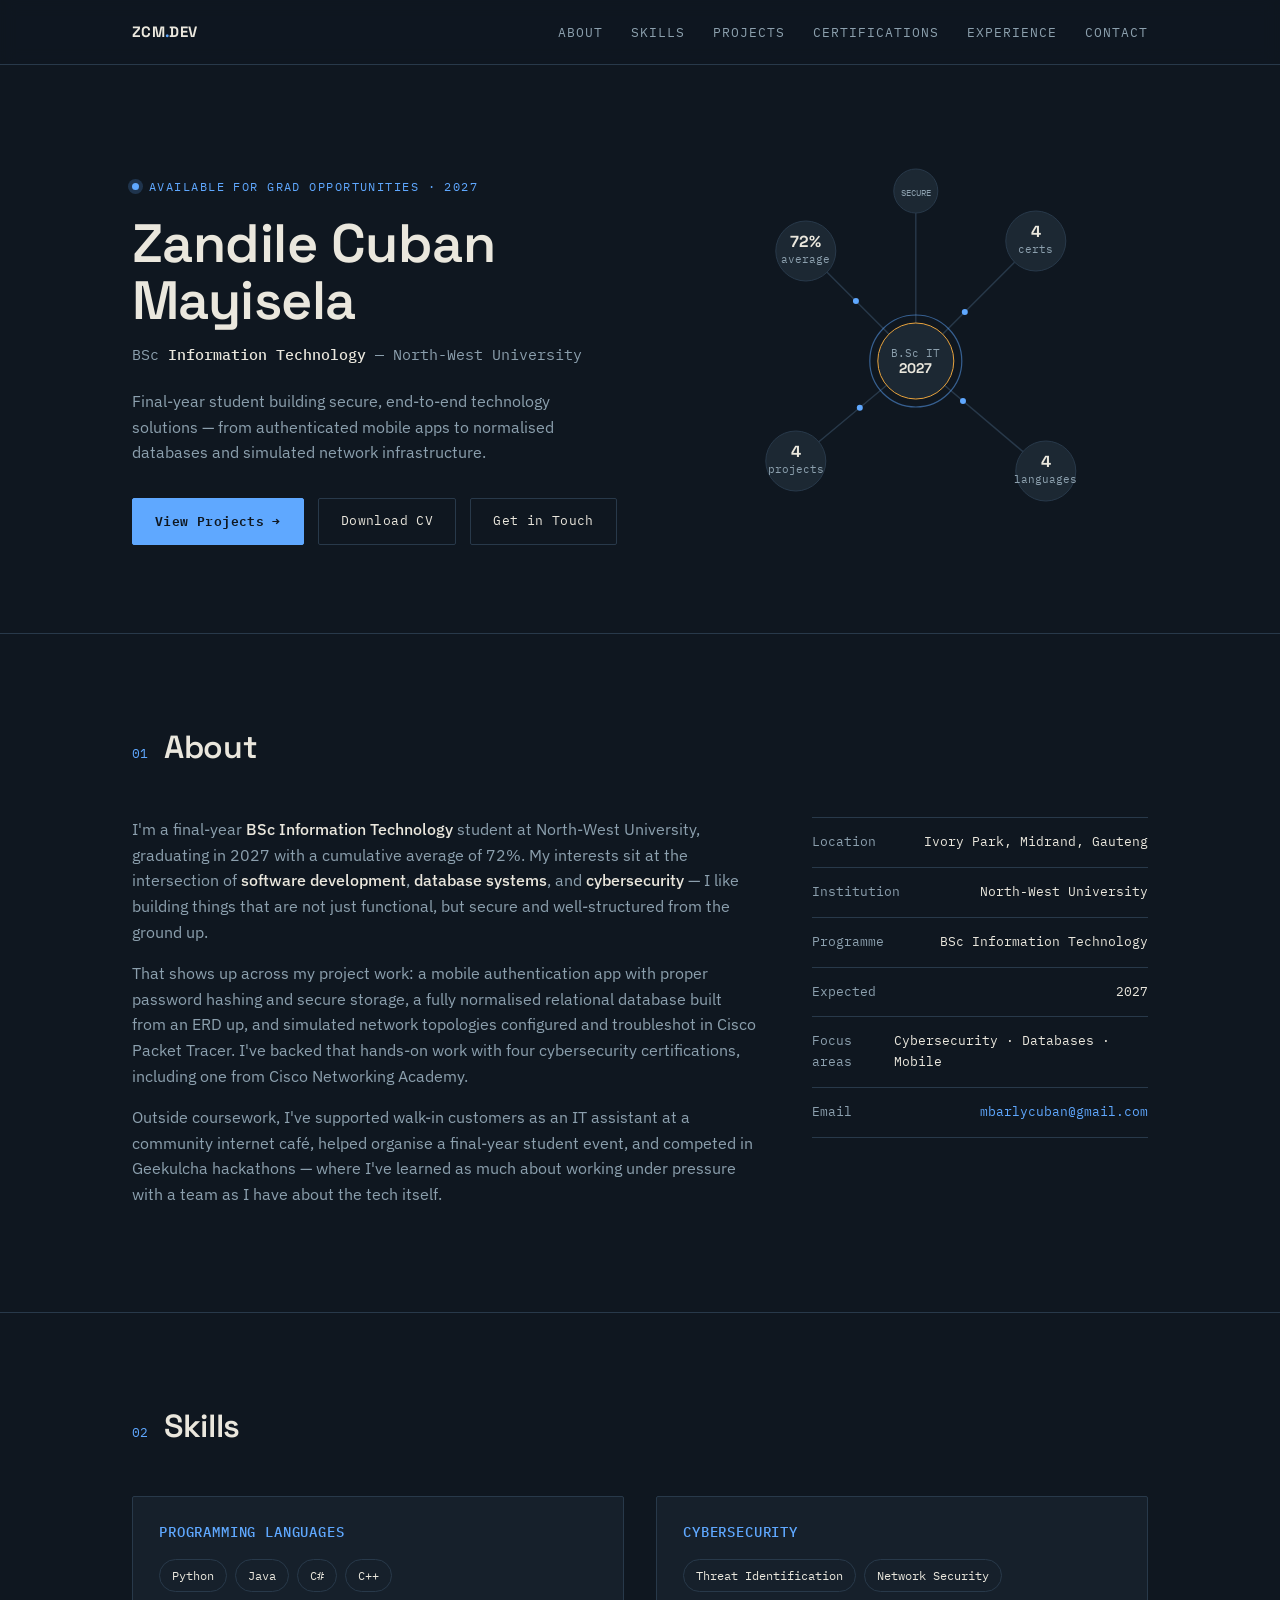
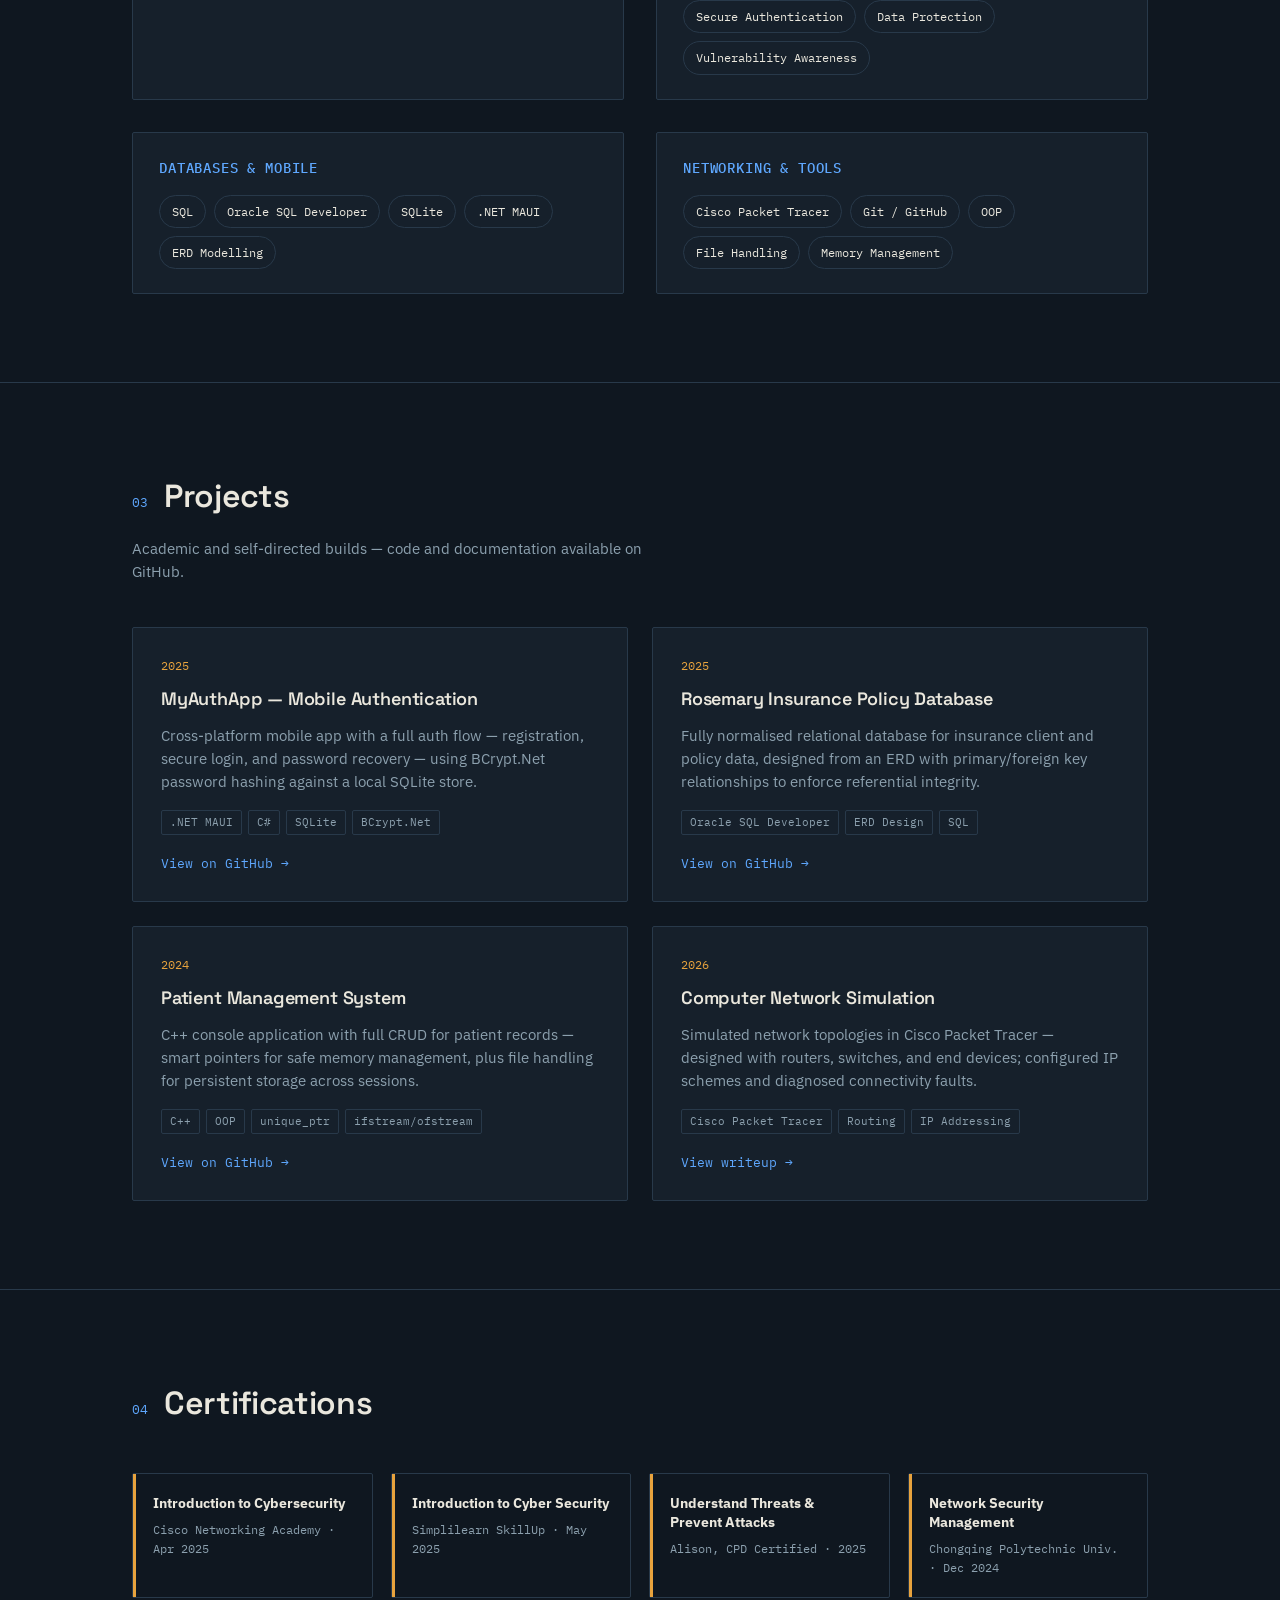
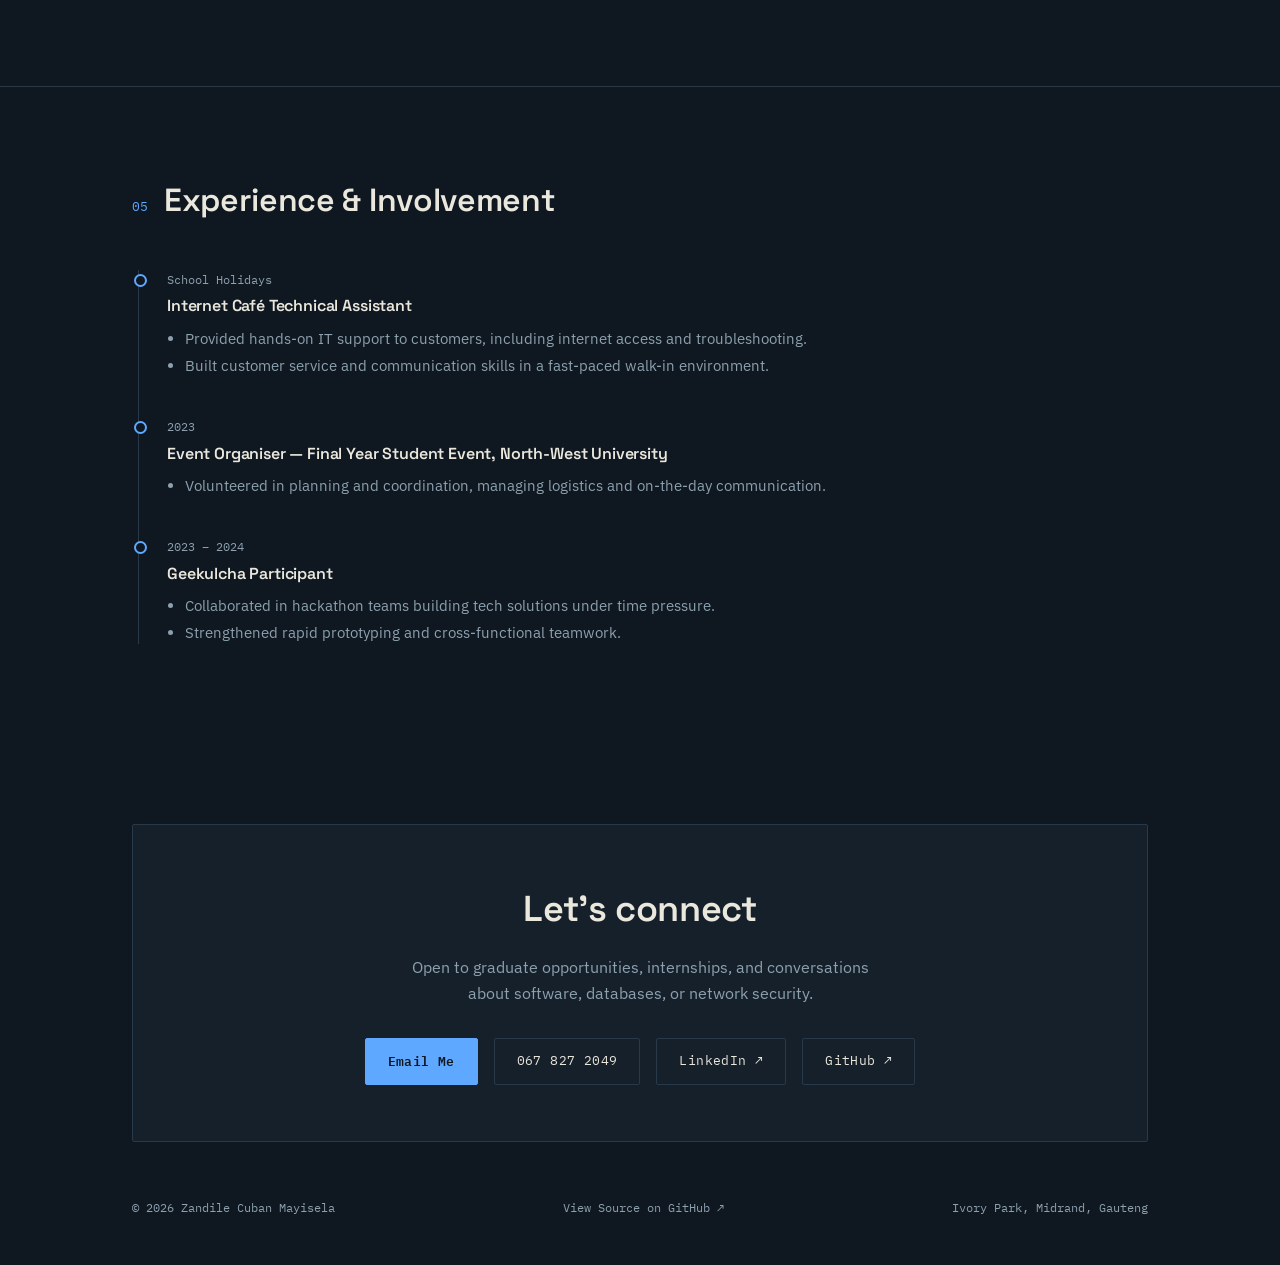
<file: index.html>
<!DOCTYPE html>
<html lang="en">
<head>
<meta charset="UTF-8">
<meta name="viewport" content="width=device-width, initial-scale=1.0">
<title>Zandile Cuban Mayisela — BSc IT Student</title>
<meta name="description" content="Virtual CV of Zandile Cuban Mayisela, BSc Information Technology student — software development, cybersecurity, and network engineering.">
<link rel="preconnect" href="https://fonts.googleapis.com">
<link rel="preconnect" href="https://fonts.gstatic.com" crossorigin>
<link href="https://fonts.googleapis.com/css2?family=Space+Grotesk:wght@400;500;600;700&family=IBM+Plex+Sans:wght@400;500;600&family=IBM+Plex+Mono:wght@400;500&display=swap" rel="stylesheet">
<link rel="stylesheet" href="styles.css">
</head>
<body>

<nav>
  <div class="wrap">
    <a href="#top" class="nav-mark">ZCM<span>.</span>DEV</a>
    <ul class="nav-links" id="navLinks">
      <li><a href="#about">About</a></li>
      <li><a href="#skills">Skills</a></li>
      <li><a href="#projects">Projects</a></li>
      <li><a href="#certs">Certifications</a></li>
      <li><a href="#experience">Experience</a></li>
      <li><a href="#contact">Contact</a></li>
    </ul>
    <button class="nav-toggle" id="navToggle" aria-label="Toggle menu" aria-expanded="false" aria-controls="navLinks">☰</button>
  </div>
</nav>

<main id="top">

  <!-- HERO -->
  <header class="hero">
    <div class="wrap hero-grid">
      <div>
        <div class="eyebrow">Available for grad opportunities · 2027</div>
        <h1>Zandile Cuban<br>Mayisela</h1>
        <p class="role">BSc <strong>Information Technology</strong> — North-West University</p>
        <p class="lede">Final-year student building secure, end-to-end technology solutions — from authenticated mobile apps to normalised databases and simulated network infrastructure.</p>
        <div class="btn-row">
          <a href="#projects" class="btn btn-primary">View Projects →</a>
          <a href="Zandile-Cuban_Mayisela_Resume.pdf" class="btn btn-ghost" download>Download CV</a>
          <a href="#contact" class="btn btn-ghost">Get in Touch</a>
        </div>
      </div>

      <div class="topo" aria-hidden="true">
        <svg viewBox="0 0 400 400" xmlns="http://www.w3.org/2000/svg">
          <!-- connecting lines -->
          <line class="topo-line" x1="200" y1="200" x2="90" y2="90"/>
          <line class="topo-line" x1="200" y1="200" x2="320" y2="80"/>
          <line class="topo-line" x1="200" y1="200" x2="80" y2="300"/>
          <line class="topo-line" x1="200" y1="200" x2="330" y2="310"/>
          <line class="topo-line" x1="200" y1="200" x2="200" y2="30"/>

          <!-- animated packets travelling along lines -->
          <circle class="topo-packet" r="3">
            <animateMotion dur="3s" repeatCount="indefinite" path="M200,200 L90,90"/>
          </circle>
          <circle class="topo-packet" r="3">
            <animateMotion dur="4s" repeatCount="indefinite" path="M200,200 L320,80"/>
          </circle>
          <circle class="topo-packet" r="3">
            <animateMotion dur="3.5s" repeatCount="indefinite" path="M200,200 L80,300"/>
          </circle>
          <circle class="topo-packet" r="3">
            <animateMotion dur="4.5s" repeatCount="indefinite" path="M200,200 L330,310"/>
          </circle>

          <!-- center node: identity -->
          <circle class="topo-node-ring" cx="200" cy="200" r="46"/>
          <circle class="topo-node-fill amber" cx="200" cy="200" r="38"/>
          <text x="200" y="196" text-anchor="middle" class="topo-node-label">B.Sc IT</text>
          <text x="200" y="212" text-anchor="middle" class="topo-stat" style="font-size:14px;">2027</text>

          <!-- node: GPA -->
          <circle class="topo-node-fill" cx="90" cy="90" r="30"/>
          <text x="90" y="86" text-anchor="middle" class="topo-stat" style="font-size:16px;">72%</text>
          <text x="90" y="102" text-anchor="middle" class="topo-node-label">average</text>

          <!-- node: certs -->
          <circle class="topo-node-fill" cx="320" cy="80" r="30"/>
          <text x="320" y="76" text-anchor="middle" class="topo-stat" style="font-size:16px;">4</text>
          <text x="320" y="92" text-anchor="middle" class="topo-node-label">certs</text>

          <!-- node: projects -->
          <circle class="topo-node-fill" cx="80" cy="300" r="30"/>
          <text x="80" y="296" text-anchor="middle" class="topo-stat" style="font-size:16px;">4</text>
          <text x="80" y="312" text-anchor="middle" class="topo-node-label">projects</text>

          <!-- node: languages -->
          <circle class="topo-node-fill" cx="330" cy="310" r="30"/>
          <text x="330" y="306" text-anchor="middle" class="topo-stat" style="font-size:16px;">4</text>
          <text x="330" y="322" text-anchor="middle" class="topo-node-label">languages</text>

          <!-- node: top -->
          <circle class="topo-node-fill" cx="200" cy="30" r="22"/>
          <text x="200" y="35" text-anchor="middle" class="topo-node-label" style="font-size:9px;">SECURE</text>
        </svg>
      </div>
    </div>
  </header>

  <!-- ABOUT -->
  <section id="about">
    <div class="wrap">
      <div class="sec-head"><span class="sec-num">01</span><h2>About</h2></div>
      <div class="about-grid">
        <div>
          <p>I'm a final-year <strong>BSc Information Technology</strong> student at North-West University, graduating in 2027 with a cumulative average of 72%. My interests sit at the intersection of <strong>software development</strong>, <strong>database systems</strong>, and <strong>cybersecurity</strong> — I like building things that are not just functional, but secure and well-structured from the ground up.</p>
          <p>That shows up across my project work: a mobile authentication app with proper password hashing and secure storage, a fully normalised relational database built from an ERD up, and simulated network topologies configured and troubleshot in Cisco Packet Tracer. I've backed that hands-on work with four cybersecurity certifications, including one from Cisco Networking Academy.</p>
          <p>Outside coursework, I've supported walk-in customers as an IT assistant at a community internet café, helped organise a final-year student event, and competed in Geekulcha hackathons — where I've learned as much about working under pressure with a team as I have about the tech itself.</p>
        </div>
        <ul class="fact-list">
          <li><span>Location</span><span>Ivory Park, Midrand, Gauteng</span></li>
          <li><span>Institution</span><span>North-West University</span></li>
          <li><span>Programme</span><span>BSc Information Technology</span></li>
          <li><span>Expected</span><span>2027</span></li>
          <li><span>Focus areas</span><span>Cybersecurity · Databases · Mobile</span></li>
          <li><span>Email</span><span><a href="mailto:mbarlycuban@gmail.com" style="color:var(--signal)">mbarlycuban@gmail.com</a></span></li>
        </ul>
      </div>
    </div>
  </section>

  <!-- SKILLS -->
  <section id="skills">
    <div class="wrap">
      <div class="sec-head"><span class="sec-num">02</span><h2>Skills</h2></div>
      <div class="skill-groups">
        <div class="skill-card">
          <h3>Programming Languages</h3>
          <div class="chip-row">
            <span class="chip">Python</span><span class="chip">Java</span><span class="chip">C#</span><span class="chip">C++</span>
          </div>
        </div>
        <div class="skill-card">
          <h3>Cybersecurity</h3>
          <div class="chip-row">
            <span class="chip">Threat Identification</span><span class="chip">Network Security</span><span class="chip">Secure Authentication</span><span class="chip">Data Protection</span><span class="chip">Vulnerability Awareness</span>
          </div>
        </div>
        <div class="skill-card">
          <h3>Databases &amp; Mobile</h3>
          <div class="chip-row">
            <span class="chip">SQL</span><span class="chip">Oracle SQL Developer</span><span class="chip">SQLite</span><span class="chip">.NET MAUI</span><span class="chip">ERD Modelling</span>
          </div>
        </div>
        <div class="skill-card">
          <h3>Networking &amp; Tools</h3>
          <div class="chip-row">
            <span class="chip">Cisco Packet Tracer</span><span class="chip">Git / GitHub</span><span class="chip">OOP</span><span class="chip">File Handling</span><span class="chip">Memory Management</span>
          </div>
        </div>
      </div>
    </div>
  </section>

  <!-- PROJECTS -->
  <section id="projects">
    <div class="wrap">
      <div class="sec-head"><span class="sec-num">03</span><h2>Projects</h2></div>
      <p class="sec-sub">Academic and self-directed builds — code and documentation available on GitHub.</p>
      <div class="project-grid">

        <div class="project-card">
          <div class="project-year">2025</div>
          <h3>MyAuthApp — Mobile Authentication</h3>
          <p>Cross-platform mobile app with a full auth flow — registration, secure login, and password recovery — using BCrypt.Net password hashing against a local SQLite store.</p>
          <div class="project-stack">
            <span class="tag">.NET MAUI</span><span class="tag">C#</span><span class="tag">SQLite</span><span class="tag">BCrypt.Net</span>
          </div>
          <a class="project-link" href="#" data-repo-placeholder>View on GitHub →</a>
        </div>

        <div class="project-card">
          <div class="project-year">2025</div>
          <h3>Rosemary Insurance Policy Database</h3>
          <p>Fully normalised relational database for insurance client and policy data, designed from an ERD with primary/foreign key relationships to enforce referential integrity.</p>
          <div class="project-stack">
            <span class="tag">Oracle SQL Developer</span><span class="tag">ERD Design</span><span class="tag">SQL</span>
          </div>
          <a class="project-link" href="https://github.com/tea-eye-mars/RosemaryInsurance_Group21" target="_blank" rel="noopener">View on GitHub →</a>
        </div>

        <div class="project-card">
          <div class="project-year">2024</div>
          <h3>Patient Management System</h3>
          <p>C++ console application with full CRUD for patient records — smart pointers for safe memory management, plus file handling for persistent storage across sessions.</p>
          <div class="project-stack">
            <span class="tag">C++</span><span class="tag">OOP</span><span class="tag">unique_ptr</span><span class="tag">ifstream/ofstream</span>
          </div>
          <a class="project-link" href="#" data-repo-placeholder>View on GitHub →</a>
        </div>

        <div class="project-card">
          <div class="project-year">2026</div>
          <h3>Computer Network Simulation</h3>
          <p>Simulated network topologies in Cisco Packet Tracer — designed with routers, switches, and end devices; configured IP schemes and diagnosed connectivity faults.</p>
          <div class="project-stack">
            <span class="tag">Cisco Packet Tracer</span><span class="tag">Routing</span><span class="tag">IP Addressing</span>
          </div>
          <a class="project-link" href="#" data-repo-placeholder>View writeup →</a>
        </div>

      </div>
    </div>
  </section>

  <!-- CERTIFICATIONS -->
  <section id="certs">
    <div class="wrap">
      <div class="sec-head"><span class="sec-num">04</span><h2>Certifications</h2></div>
      <div class="cert-row">
        <div class="cert-card">
          <h4>Introduction to Cybersecurity</h4>
          <span class="mono">Cisco Networking Academy · Apr 2025</span>
        </div>
        <div class="cert-card">
          <h4>Introduction to Cyber Security</h4>
          <span class="mono">Simplilearn SkillUp · May 2025</span>
        </div>
        <div class="cert-card">
          <h4>Understand Threats &amp; Prevent Attacks</h4>
          <span class="mono">Alison, CPD Certified · 2025</span>
        </div>
        <div class="cert-card">
          <h4>Network Security Management</h4>
          <span class="mono">Chongqing Polytechnic Univ. · Dec 2024</span>
        </div>
      </div>
    </div>
  </section>

  <!-- EXPERIENCE -->
  <section id="experience">
    <div class="wrap">
      <div class="sec-head"><span class="sec-num">05</span><h2>Experience &amp; Involvement</h2></div>
      <div class="timeline">
        <div class="tl-item">
          <span class="mono">School Holidays</span>
          <h3>Internet Café Technical Assistant</h3>
          <ul>
            <li>Provided hands-on IT support to customers, including internet access and troubleshooting.</li>
            <li>Built customer service and communication skills in a fast-paced walk-in environment.</li>
          </ul>
        </div>
        <div class="tl-item">
          <span class="mono">2023</span>
          <h3>Event Organiser — Final Year Student Event, North-West University</h3>
          <ul>
            <li>Volunteered in planning and coordination, managing logistics and on-the-day communication.</li>
          </ul>
        </div>
        <div class="tl-item">
          <span class="mono">2023 – 2024</span>
          <h3>Geekulcha Participant</h3>
          <ul>
            <li>Collaborated in hackathon teams building tech solutions under time pressure.</li>
            <li>Strengthened rapid prototyping and cross-functional teamwork.</li>
          </ul>
        </div>
      </div>
    </div>
  </section>

  <!-- CONTACT -->
  <footer id="contact">
    <div class="wrap">
      <div class="contact-box">
        <h2>Let's connect</h2>
        <p>Open to graduate opportunities, internships, and conversations about software, databases, or network security.</p>
        <div class="contact-links">
          <a class="btn btn-primary" href="mailto:mbarlycuban@gmail.com">Email Me</a>
          <a class="btn btn-ghost" href="tel:0678272049">067 827 2049</a>
          <a class="btn btn-ghost" href="https://www.linkedin.com/in/zandile-cuban-mayisela-5b133020b/" target="_blank" rel="noopener">LinkedIn ↗</a>
          <a class="btn btn-ghost" href="https://github.com/ZCuban" target="_blank" rel="noopener">GitHub ↗</a>
        </div>
      </div>
      <div class="foot-bottom">
        <span>© 2026 Zandile Cuban Mayisela</span>
        <span><a href="https://github.com/ZCuban/Zandile-Portfolio" target="_blank" rel="noopener" style="color:var(--muted)">View Source on GitHub ↗</a></span>
        <span>Ivory Park, Midrand, Gauteng</span>
      </div>
    </div>
  </footer>

</main>

<script src="script.js"></script>
</body>
</html>
</file>
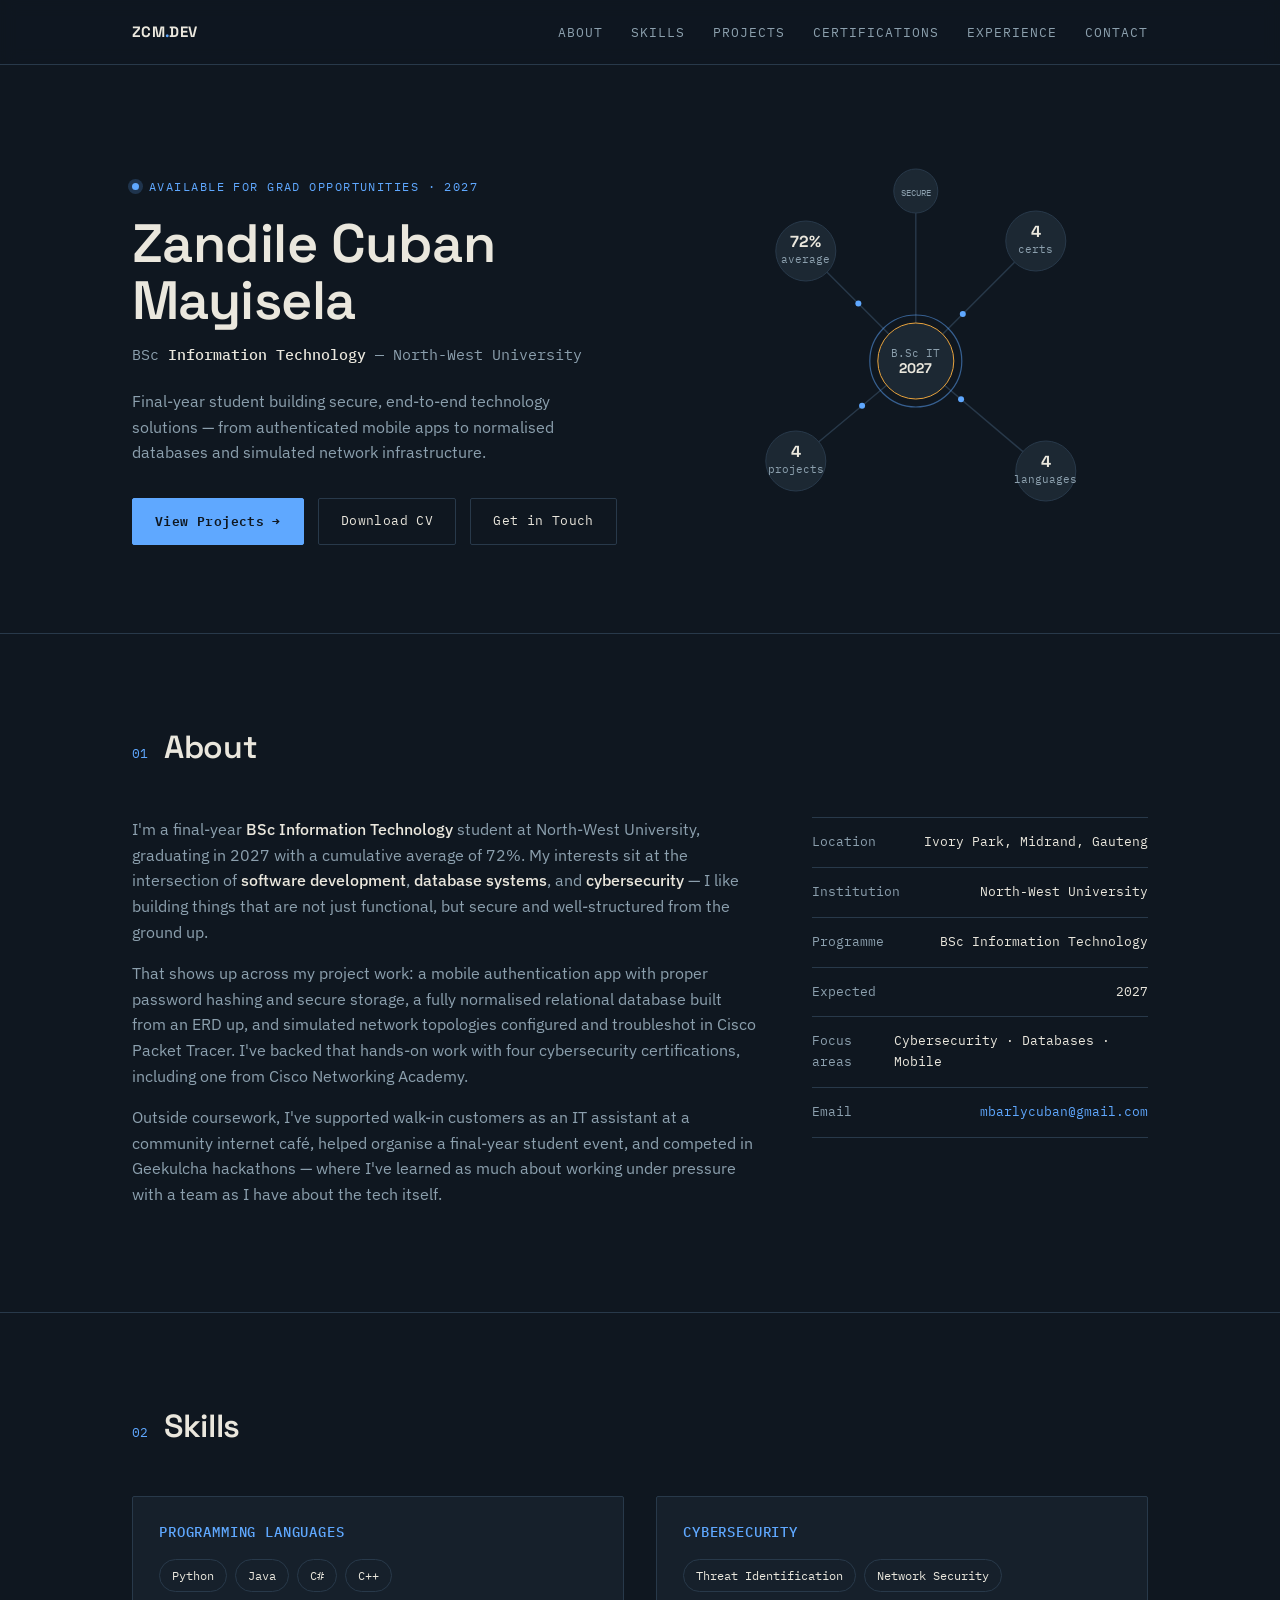
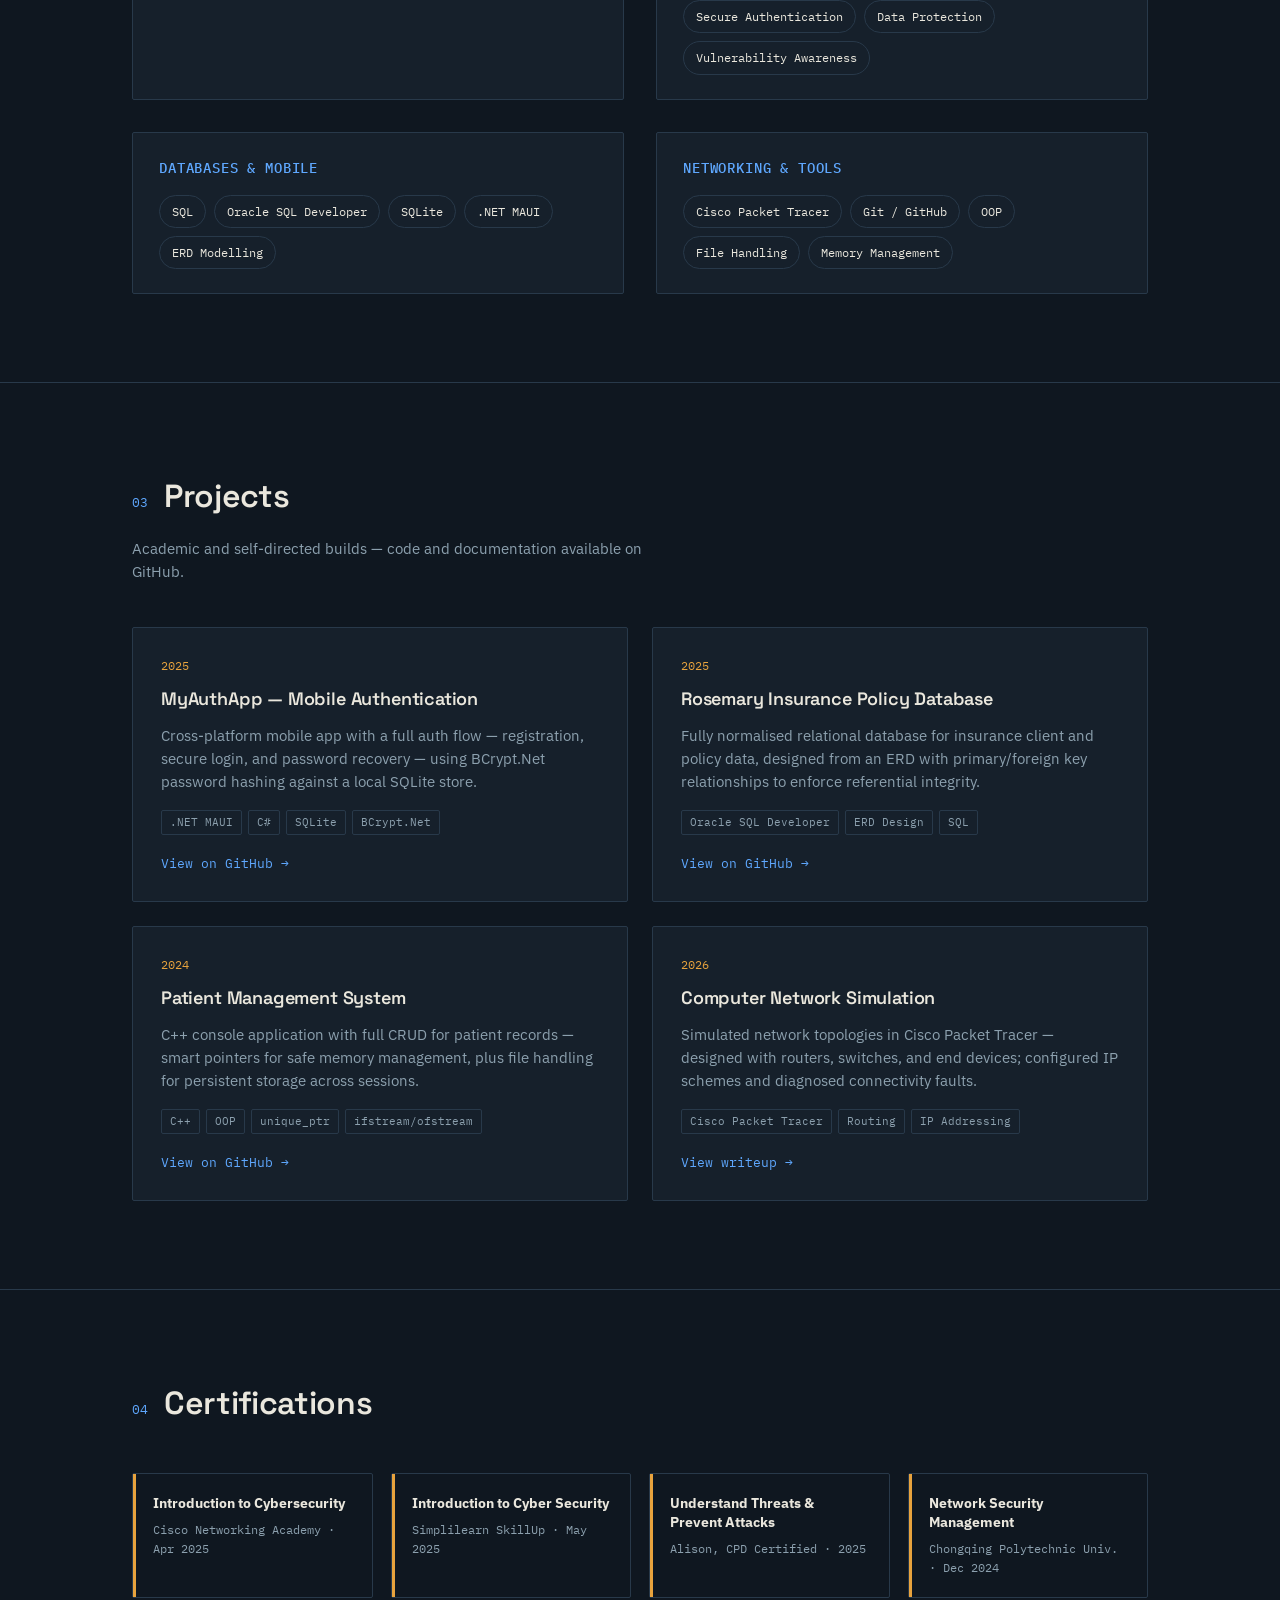
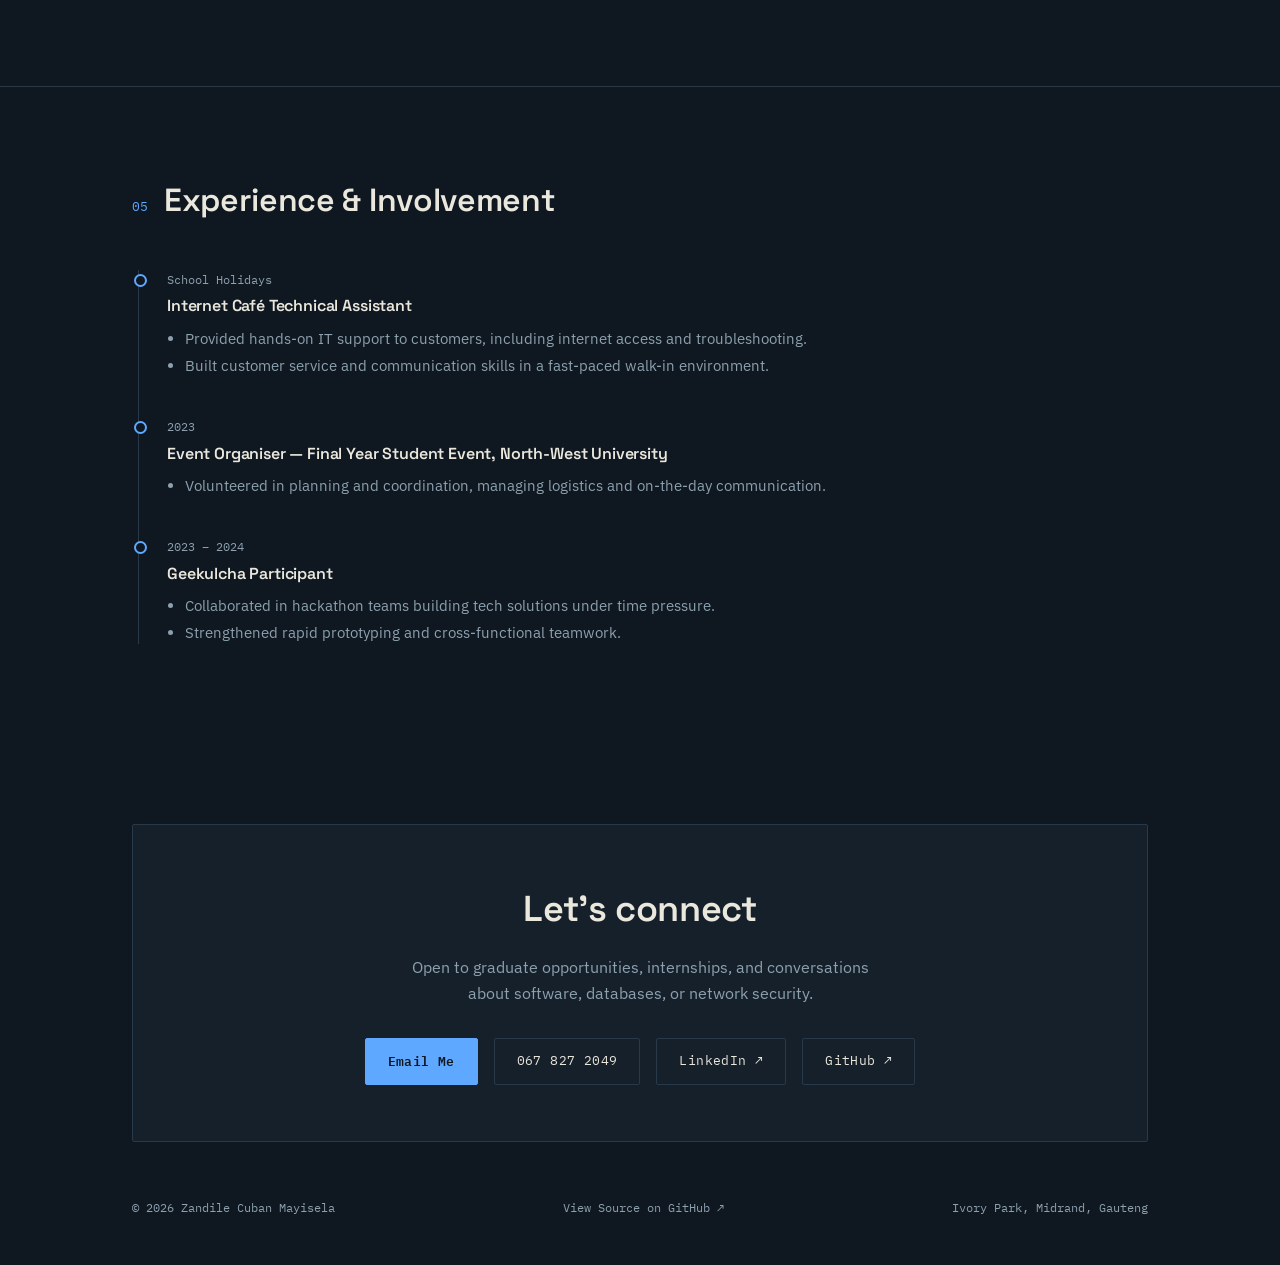
<file: index (5).html>
<!DOCTYPE html>
<html lang="en">
<head>
<meta charset="UTF-8">
<meta name="viewport" content="width=device-width, initial-scale=1.0">
<title>Zandile Cuban Mayisela — BSc IT Student</title>
<meta name="description" content="Virtual CV of Zandile Cuban Mayisela, BSc Information Technology student — software development, cybersecurity, and network engineering.">
<link rel="preconnect" href="https://fonts.googleapis.com">
<link rel="preconnect" href="https://fonts.gstatic.com" crossorigin>
<link href="https://fonts.googleapis.com/css2?family=Space+Grotesk:wght@400;500;600;700&family=IBM+Plex+Sans:wght@400;500;600&family=IBM+Plex+Mono:wght@400;500&display=swap" rel="stylesheet">
<link rel="stylesheet" href="styles.css">
</head>
<body>

<nav>
  <div class="wrap">
    <a href="#top" class="nav-mark">ZCM<span>.</span>DEV</a>
    <ul class="nav-links" id="navLinks">
      <li><a href="#about">About</a></li>
      <li><a href="#skills">Skills</a></li>
      <li><a href="#projects">Projects</a></li>
      <li><a href="#certs">Certifications</a></li>
      <li><a href="#experience">Experience</a></li>
      <li><a href="#contact">Contact</a></li>
    </ul>
    <button class="nav-toggle" id="navToggle" aria-label="Toggle menu" aria-expanded="false" aria-controls="navLinks">☰</button>
  </div>
</nav>

<main id="top">

  <!-- HERO -->
  <header class="hero">
    <div class="wrap hero-grid">
      <div>
        <div class="eyebrow">Available for grad opportunities · 2027</div>
        <h1>Zandile Cuban<br>Mayisela</h1>
        <p class="role">BSc <strong>Information Technology</strong> — North-West University</p>
        <p class="lede">Final-year student building secure, end-to-end technology solutions — from authenticated mobile apps to normalised databases and simulated network infrastructure.</p>
        <div class="btn-row">
          <a href="#projects" class="btn btn-primary">View Projects →</a>
          <a href="assets/Zandile-Cuban_Mayisela_Resume.pdf" class="btn btn-ghost" download>Download CV</a>
          <a href="#contact" class="btn btn-ghost">Get in Touch</a>
        </div>
      </div>

      <div class="topo" aria-hidden="true">
        <svg viewBox="0 0 400 400" xmlns="http://www.w3.org/2000/svg">
          <!-- connecting lines -->
          <line class="topo-line" x1="200" y1="200" x2="90" y2="90"/>
          <line class="topo-line" x1="200" y1="200" x2="320" y2="80"/>
          <line class="topo-line" x1="200" y1="200" x2="80" y2="300"/>
          <line class="topo-line" x1="200" y1="200" x2="330" y2="310"/>
          <line class="topo-line" x1="200" y1="200" x2="200" y2="30"/>

          <!-- animated packets travelling along lines -->
          <circle class="topo-packet" r="3">
            <animateMotion dur="3s" repeatCount="indefinite" path="M200,200 L90,90"/>
          </circle>
          <circle class="topo-packet" r="3">
            <animateMotion dur="4s" repeatCount="indefinite" path="M200,200 L320,80"/>
          </circle>
          <circle class="topo-packet" r="3">
            <animateMotion dur="3.5s" repeatCount="indefinite" path="M200,200 L80,300"/>
          </circle>
          <circle class="topo-packet" r="3">
            <animateMotion dur="4.5s" repeatCount="indefinite" path="M200,200 L330,310"/>
          </circle>

          <!-- center node: identity -->
          <circle class="topo-node-ring" cx="200" cy="200" r="46"/>
          <circle class="topo-node-fill amber" cx="200" cy="200" r="38"/>
          <text x="200" y="196" text-anchor="middle" class="topo-node-label">B.Sc IT</text>
          <text x="200" y="212" text-anchor="middle" class="topo-stat" style="font-size:14px;">2027</text>

          <!-- node: GPA -->
          <circle class="topo-node-fill" cx="90" cy="90" r="30"/>
          <text x="90" y="86" text-anchor="middle" class="topo-stat" style="font-size:16px;">72%</text>
          <text x="90" y="102" text-anchor="middle" class="topo-node-label">average</text>

          <!-- node: certs -->
          <circle class="topo-node-fill" cx="320" cy="80" r="30"/>
          <text x="320" y="76" text-anchor="middle" class="topo-stat" style="font-size:16px;">4</text>
          <text x="320" y="92" text-anchor="middle" class="topo-node-label">certs</text>

          <!-- node: projects -->
          <circle class="topo-node-fill" cx="80" cy="300" r="30"/>
          <text x="80" y="296" text-anchor="middle" class="topo-stat" style="font-size:16px;">4</text>
          <text x="80" y="312" text-anchor="middle" class="topo-node-label">projects</text>

          <!-- node: languages -->
          <circle class="topo-node-fill" cx="330" cy="310" r="30"/>
          <text x="330" y="306" text-anchor="middle" class="topo-stat" style="font-size:16px;">4</text>
          <text x="330" y="322" text-anchor="middle" class="topo-node-label">languages</text>

          <!-- node: top -->
          <circle class="topo-node-fill" cx="200" cy="30" r="22"/>
          <text x="200" y="35" text-anchor="middle" class="topo-node-label" style="font-size:9px;">SECURE</text>
        </svg>
      </div>
    </div>
  </header>

  <!-- ABOUT -->
  <section id="about">
    <div class="wrap">
      <div class="sec-head"><span class="sec-num">01</span><h2>About</h2></div>
      <div class="about-grid">
        <div>
          <p>I'm a final-year <strong>BSc Information Technology</strong> student at North-West University, graduating in 2027 with a cumulative average of 72%. My interests sit at the intersection of <strong>software development</strong>, <strong>database systems</strong>, and <strong>cybersecurity</strong> — I like building things that are not just functional, but secure and well-structured from the ground up.</p>
          <p>That shows up across my project work: a mobile authentication app with proper password hashing and secure storage, a fully normalised relational database built from an ERD up, and simulated network topologies configured and troubleshot in Cisco Packet Tracer. I've backed that hands-on work with four cybersecurity certifications, including one from Cisco Networking Academy.</p>
          <p>Outside coursework, I've supported walk-in customers as an IT assistant at a community internet café, helped organise a final-year student event, and competed in Geekulcha hackathons — where I've learned as much about working under pressure with a team as I have about the tech itself.</p>
        </div>
        <ul class="fact-list">
          <li><span>Location</span><span>Ivory Park, Midrand, Gauteng</span></li>
          <li><span>Institution</span><span>North-West University</span></li>
          <li><span>Programme</span><span>BSc Information Technology</span></li>
          <li><span>Expected</span><span>2027</span></li>
          <li><span>Focus areas</span><span>Cybersecurity · Databases · Mobile</span></li>
          <li><span>Email</span><span><a href="mailto:mbarlycuban@gmail.com" style="color:var(--signal)">mbarlycuban@gmail.com</a></span></li>
        </ul>
      </div>
    </div>
  </section>

  <!-- SKILLS -->
  <section id="skills">
    <div class="wrap">
      <div class="sec-head"><span class="sec-num">02</span><h2>Skills</h2></div>
      <div class="skill-groups">
        <div class="skill-card">
          <h3>Programming Languages</h3>
          <div class="chip-row">
            <span class="chip">Python</span><span class="chip">Java</span><span class="chip">C#</span><span class="chip">C++</span>
          </div>
        </div>
        <div class="skill-card">
          <h3>Cybersecurity</h3>
          <div class="chip-row">
            <span class="chip">Threat Identification</span><span class="chip">Network Security</span><span class="chip">Secure Authentication</span><span class="chip">Data Protection</span><span class="chip">Vulnerability Awareness</span>
          </div>
        </div>
        <div class="skill-card">
          <h3>Databases &amp; Mobile</h3>
          <div class="chip-row">
            <span class="chip">SQL</span><span class="chip">Oracle SQL Developer</span><span class="chip">SQLite</span><span class="chip">.NET MAUI</span><span class="chip">ERD Modelling</span>
          </div>
        </div>
        <div class="skill-card">
          <h3>Networking &amp; Tools</h3>
          <div class="chip-row">
            <span class="chip">Cisco Packet Tracer</span><span class="chip">Git / GitHub</span><span class="chip">OOP</span><span class="chip">File Handling</span><span class="chip">Memory Management</span>
          </div>
        </div>
      </div>
    </div>
  </section>

  <!-- PROJECTS -->
  <section id="projects">
    <div class="wrap">
      <div class="sec-head"><span class="sec-num">03</span><h2>Projects</h2></div>
      <p class="sec-sub">Academic and self-directed builds — code and documentation available on GitHub.</p>
      <div class="project-grid">

        <div class="project-card">
          <div class="project-year">2025</div>
          <h3>MyAuthApp — Mobile Authentication</h3>
          <p>Cross-platform mobile app with a full auth flow — registration, secure login, and password recovery — using BCrypt.Net password hashing against a local SQLite store.</p>
          <div class="project-stack">
            <span class="tag">.NET MAUI</span><span class="tag">C#</span><span class="tag">SQLite</span><span class="tag">BCrypt.Net</span>
          </div>
          <a class="project-link" href="#" data-repo-placeholder>View on GitHub →</a>
        </div>

        <div class="project-card">
          <div class="project-year">2025</div>
          <h3>Rosemary Insurance Policy Database</h3>
          <p>Fully normalised relational database for insurance client and policy data, designed from an ERD with primary/foreign key relationships to enforce referential integrity.</p>
          <div class="project-stack">
            <span class="tag">Oracle SQL Developer</span><span class="tag">ERD Design</span><span class="tag">SQL</span>
          </div>
          <a class="project-link" href="https://github.com/tea-eye-mars/RosemaryInsurance_Group21" target="_blank" rel="noopener">View on GitHub →</a>
        </div>

        <div class="project-card">
          <div class="project-year">2024</div>
          <h3>Patient Management System</h3>
          <p>C++ console application with full CRUD for patient records — smart pointers for safe memory management, plus file handling for persistent storage across sessions.</p>
          <div class="project-stack">
            <span class="tag">C++</span><span class="tag">OOP</span><span class="tag">unique_ptr</span><span class="tag">ifstream/ofstream</span>
          </div>
          <a class="project-link" href="#" data-repo-placeholder>View on GitHub →</a>
        </div>

        <div class="project-card">
          <div class="project-year">2026</div>
          <h3>Computer Network Simulation</h3>
          <p>Simulated network topologies in Cisco Packet Tracer — designed with routers, switches, and end devices; configured IP schemes and diagnosed connectivity faults.</p>
          <div class="project-stack">
            <span class="tag">Cisco Packet Tracer</span><span class="tag">Routing</span><span class="tag">IP Addressing</span>
          </div>
          <a class="project-link" href="#" data-repo-placeholder>View writeup →</a>
        </div>

      </div>
    </div>
  </section>

  <!-- CERTIFICATIONS -->
  <section id="certs">
    <div class="wrap">
      <div class="sec-head"><span class="sec-num">04</span><h2>Certifications</h2></div>
      <div class="cert-row">
        <div class="cert-card">
          <h4>Introduction to Cybersecurity</h4>
          <span class="mono">Cisco Networking Academy · Apr 2025</span>
        </div>
        <div class="cert-card">
          <h4>Introduction to Cyber Security</h4>
          <span class="mono">Simplilearn SkillUp · May 2025</span>
        </div>
        <div class="cert-card">
          <h4>Understand Threats &amp; Prevent Attacks</h4>
          <span class="mono">Alison, CPD Certified · 2025</span>
        </div>
        <div class="cert-card">
          <h4>Network Security Management</h4>
          <span class="mono">Chongqing Polytechnic Univ. · Dec 2024</span>
        </div>
      </div>
    </div>
  </section>

  <!-- EXPERIENCE -->
  <section id="experience">
    <div class="wrap">
      <div class="sec-head"><span class="sec-num">05</span><h2>Experience &amp; Involvement</h2></div>
      <div class="timeline">
        <div class="tl-item">
          <span class="mono">School Holidays</span>
          <h3>Internet Café Technical Assistant</h3>
          <ul>
            <li>Provided hands-on IT support to customers, including internet access and troubleshooting.</li>
            <li>Built customer service and communication skills in a fast-paced walk-in environment.</li>
          </ul>
        </div>
        <div class="tl-item">
          <span class="mono">2023</span>
          <h3>Event Organiser — Final Year Student Event, North-West University</h3>
          <ul>
            <li>Volunteered in planning and coordination, managing logistics and on-the-day communication.</li>
          </ul>
        </div>
        <div class="tl-item">
          <span class="mono">2023 – 2024</span>
          <h3>Geekulcha Participant</h3>
          <ul>
            <li>Collaborated in hackathon teams building tech solutions under time pressure.</li>
            <li>Strengthened rapid prototyping and cross-functional teamwork.</li>
          </ul>
        </div>
      </div>
    </div>
  </section>

  <!-- CONTACT -->
  <footer id="contact">
    <div class="wrap">
      <div class="contact-box">
        <h2>Let's connect</h2>
        <p>Open to graduate opportunities, internships, and conversations about software, databases, or network security.</p>
        <div class="contact-links">
          <a class="btn btn-primary" href="mailto:mbarlycuban@gmail.com">Email Me</a>
          <a class="btn btn-ghost" href="tel:0678272049">067 827 2049</a>
          <a class="btn btn-ghost" href="https://www.linkedin.com/in/zandile-cuban-mayisela-5b133020b/" target="_blank" rel="noopener">LinkedIn ↗</a>
          <a class="btn btn-ghost" href="https://github.com/ZCuban" target="_blank" rel="noopener">GitHub ↗</a>
        </div>
      </div>
      <div class="foot-bottom">
        <span>© 2026 Zandile Cuban Mayisela</span>
        <span><a href="https://github.com/ZCuban/Zandile-Portfolio" target="_blank" rel="noopener" style="color:var(--muted)">View Source on GitHub ↗</a></span>
        <span>Ivory Park, Midrand, Gauteng</span>
      </div>
    </div>
  </footer>

</main>

<script src="script.js"></script>
</body>
</html>
</file>
<file: styles.css>
:root{
    --ink:#0F1720;
    --panel:#16202B;
    --panel-2:#1C2833;
    --line:#28394A;
    --text:#EAE7DD;
    --muted:#8CA0AE;
    --signal:#5FA8FF;
    --signal-dim:#5FA8FF33;
    --amber:#E8A33D;
    --radius:2px;
  }
  *{box-sizing:border-box; margin:0; padding:0;}
  html{scroll-behavior:smooth;}
  body{
    background:var(--ink);
    color:var(--text);
    font-family:'IBM Plex Sans', sans-serif;
    line-height:1.6;
    -webkit-font-smoothing:antialiased;
  }
  ::selection{background:var(--signal-dim); color:var(--text);}
  a{color:inherit; text-decoration:none;}
  .mono{font-family:'IBM Plex Mono', monospace;}
  h1,h2,h3{font-family:'Space Grotesk', sans-serif; font-weight:600; letter-spacing:-0.01em;}
  .wrap{max-width:1080px; margin:0 auto; padding:0 32px;}
  :focus-visible{outline:2px solid var(--signal); outline-offset:3px;}

  /* ===== NAV ===== */
  nav{
    position:sticky; top:0; z-index:50;
    background:rgba(15,23,32,0.88);
    backdrop-filter:blur(8px);
    border-bottom:1px solid var(--line);
  }
  nav .wrap{display:flex; align-items:center; justify-content:space-between; height:64px;}
  .nav-mark{font-family:'Space Grotesk'; font-weight:700; font-size:15px; letter-spacing:0.02em; color:var(--text);}
  .nav-mark span{color:var(--signal);}
  .nav-links{display:flex; gap:28px; list-style:none;}
  .nav-links a{
    font-family:'IBM Plex Mono'; font-size:12.5px; text-transform:uppercase; letter-spacing:0.08em;
    color:var(--muted); transition:color .2s;
    position:relative; padding:4px 0;
  }
  .nav-links a::after{
    content:''; position:absolute; left:0; bottom:0; width:0; height:1px; background:var(--signal);
    transition:width .25s;
  }
  .nav-links a:hover{color:var(--text);}
  .nav-links a:hover::after{width:100%;}
  .nav-toggle{display:none; background:none; border:1px solid var(--line); color:var(--text); width:36px; height:36px; cursor:pointer;}

  /* ===== HERO / TOPOLOGY ===== */
  .hero{padding:96px 0 72px; position:relative; overflow:hidden;}
  .hero-grid{display:grid; grid-template-columns:1.05fr 0.95fr; gap:40px; align-items:center;}
  .eyebrow{
    font-family:'IBM Plex Mono'; font-size:12px; letter-spacing:0.12em; text-transform:uppercase;
    color:var(--signal); display:flex; align-items:center; gap:10px; margin-bottom:18px;
  }
  .eyebrow::before{content:''; width:7px; height:7px; background:var(--signal); border-radius:50%; box-shadow:0 0 0 4px var(--signal-dim); animation:pulse 2s infinite;}
  @keyframes pulse{0%,100%{opacity:1;} 50%{opacity:.4;}}
  .hero h1{font-size:clamp(34px,4.6vw,54px); line-height:1.06; margin-bottom:14px;}
  .hero .role{font-family:'IBM Plex Mono'; color:var(--muted); font-size:15px; margin-bottom:22px;}
  .hero .role strong{color:var(--text); font-weight:500;}
  .hero p.lede{color:var(--muted); font-size:16px; max-width:46ch; margin-bottom:32px;}
  .btn-row{display:flex; gap:14px; flex-wrap:wrap;}
  .btn{
    font-family:'IBM Plex Mono'; font-size:13px; letter-spacing:0.03em;
    padding:12px 22px; border-radius:var(--radius); cursor:pointer; transition:all .2s; display:inline-flex; align-items:center; gap:8px;
  }
  .btn-primary{background:var(--signal); color:#0F1720; border:1px solid var(--signal); font-weight:600;}
  .btn-primary:hover{background:#7ab4ff; transform:translateY(-1px);}
  .btn-ghost{border:1px solid var(--line); color:var(--text);}
  .btn-ghost:hover{border-color:var(--signal); color:var(--signal);}

  .topo{position:relative; height:400px;}
  .topo svg{width:100%; height:100%;}
  .topo-node-label{font-family:'IBM Plex Mono'; font-size:10.5px; fill:var(--muted);}
  .topo-stat{font-family:'Space Grotesk'; font-size:20px; font-weight:700; fill:var(--text);}
  .topo-line{stroke:var(--line); stroke-width:1.4;}
  .topo-packet{fill:var(--signal);}
  .topo-node-ring{fill:none; stroke:var(--signal); stroke-width:1.2; opacity:0.5;}
  .topo-node-fill{fill:var(--panel-2); stroke:var(--line); stroke-width:1;}
  .topo-node-fill.amber{stroke:var(--amber);}

  /* ===== SECTION SHELL ===== */
  section{padding:88px 0; border-top:1px solid var(--line);}
  .sec-head{display:flex; align-items:baseline; gap:16px; margin-bottom:44px;}
  .sec-num{font-family:'IBM Plex Mono'; color:var(--signal); font-size:13px;}
  .sec-head h2{font-size:clamp(24px,3vw,32px);}
  .sec-sub{color:var(--muted); font-size:14.5px; margin-top:-30px; margin-bottom:44px; max-width:60ch;}

  /* ===== ABOUT ===== */
  .about-grid{display:grid; grid-template-columns:1.3fr 0.7fr; gap:56px;}
  .about-grid p{color:var(--muted); font-size:16px; margin-bottom:16px;}
  .about-grid p strong{color:var(--text); font-weight:500;}
  .fact-list{list-style:none; border-top:1px solid var(--line);}
  .fact-list li{
    display:flex; justify-content:space-between; padding:14px 0; border-bottom:1px solid var(--line);
    font-family:'IBM Plex Mono'; font-size:13px;
  }
  .fact-list li span:first-child{color:var(--muted);}

  /* ===== SKILLS ===== */
  .skill-groups{display:grid; grid-template-columns:repeat(2,1fr); gap:32px;}
  .skill-card{background:var(--panel); border:1px solid var(--line); padding:24px 26px; border-radius:var(--radius);}
  .skill-card h3{font-size:14px; font-family:'IBM Plex Mono'; text-transform:uppercase; letter-spacing:0.06em; color:var(--signal); margin-bottom:16px; font-weight:500;}
  .chip-row{display:flex; flex-wrap:wrap; gap:8px;}
  .chip{
    font-family:'IBM Plex Mono'; font-size:12px; padding:6px 12px; border:1px solid var(--line); border-radius:20px; color:var(--text);
    transition:border-color .2s, color .2s;
  }
  .chip:hover{border-color:var(--signal); color:var(--signal);}

  /* ===== PROJECTS ===== */
  .project-grid{display:grid; grid-template-columns:repeat(2,1fr); gap:24px;}
  .project-card{
    background:var(--panel); border:1px solid var(--line); padding:28px; border-radius:var(--radius);
    display:flex; flex-direction:column; transition:border-color .2s, transform .2s;
  }
  .project-card:hover{border-color:var(--signal); transform:translateY(-3px);}
  .project-year{font-family:'IBM Plex Mono'; font-size:12px; color:var(--amber); margin-bottom:10px;}
  .project-card h3{font-size:18px; margin-bottom:10px;}
  .project-card p{color:var(--muted); font-size:14.5px; margin-bottom:16px; flex-grow:1;}
  .project-stack{display:flex; flex-wrap:wrap; gap:6px; margin-bottom:18px;}
  .tag{font-family:'IBM Plex Mono'; font-size:11px; color:var(--muted); border:1px solid var(--line); padding:3px 8px; border-radius:2px;}
  .project-link{font-family:'IBM Plex Mono'; font-size:12.5px; color:var(--signal); display:inline-flex; align-items:center; gap:6px;}
  .project-link:hover{text-decoration:underline;}

  /* ===== CERTS ===== */
  .cert-row{display:grid; grid-template-columns:repeat(4,1fr); gap:18px;}
  .cert-card{border:1px solid var(--line); padding:20px; text-align:left; border-radius:var(--radius); position:relative;}
  .cert-card::before{content:''; position:absolute; top:0; left:0; width:3px; height:100%; background:var(--amber);}
  .cert-card h4{font-size:14px; margin-bottom:8px; line-height:1.35;}
  .cert-card .mono{font-size:11.5px; color:var(--muted); display:block;}

  /* ===== EXPERIENCE ===== */
  .timeline{border-left:1px solid var(--line); margin-left:6px;}
  .tl-item{padding:0 0 36px 28px; position:relative;}
  .tl-item::before{content:''; position:absolute; left:-5px; top:4px; width:9px; height:9px; background:var(--ink); border:2px solid var(--signal); border-radius:50%;}
  .tl-item:last-child{padding-bottom:0;}
  .tl-item .mono{color:var(--muted); font-size:12px; margin-bottom:4px; display:block;}
  .tl-item h3{font-size:16px; margin-bottom:8px;}
  .tl-item ul{color:var(--muted); font-size:14.5px; padding-left:18px;}
  .tl-item li{margin-bottom:4px;}

  /* ===== CONTACT / FOOTER ===== */
  footer{padding:88px 0 48px;}
  .contact-box{
    background:var(--panel); border:1px solid var(--line); border-radius:var(--radius);
    padding:56px; text-align:center; margin-bottom:56px;
  }
  .contact-box h2{font-size:clamp(26px,4vw,36px); margin-bottom:16px;}
  .contact-box p{color:var(--muted); max-width:50ch; margin:0 auto 32px;}
  .contact-links{display:flex; justify-content:center; gap:16px; flex-wrap:wrap;}
  .foot-bottom{display:flex; justify-content:space-between; color:var(--muted); font-family:'IBM Plex Mono'; font-size:12px; flex-wrap:wrap; gap:12px;}

  /* ===== RESPONSIVE ===== */
  @media (max-width:820px){
    .nav-links{
      display:none; position:absolute; top:64px; left:0; right:0;
      flex-direction:column; gap:0; background:var(--ink); border-bottom:1px solid var(--line);
      padding:8px 32px 20px;
    }
    .nav-links.open{display:flex;}
    .nav-links li{border-top:1px solid var(--line);}
    .nav-links a{display:block; padding:14px 0;}
    .nav-toggle{display:block;}
    .hero-grid{grid-template-columns:1fr;}
    .topo{height:280px; order:-1;}
    .about-grid{grid-template-columns:1fr; gap:32px;}
    .skill-groups{grid-template-columns:1fr;}
    .project-grid{grid-template-columns:1fr;}
    .cert-row{grid-template-columns:repeat(2,1fr);}
  }
  @media (max-width:480px){
    .cert-row{grid-template-columns:1fr;}
    .contact-box{padding:36px 24px;}
  }
  @media (prefers-reduced-motion:reduce){
    *{animation:none !important; transition:none !important;}
  }

  /* ---- active nav link (set by script.js on scroll) ---- */
  .nav-links a.active{color:var(--signal);}
  .nav-links a.active::after{width:100%;}

  /* ---- section fade-in (set by script.js via IntersectionObserver) ---- */
  .pre-reveal{opacity:0; transform:translateY(16px); transition:opacity .6s ease, transform .6s ease;}
  .pre-reveal.in-view{opacity:1; transform:translateY(0);}
</file>
